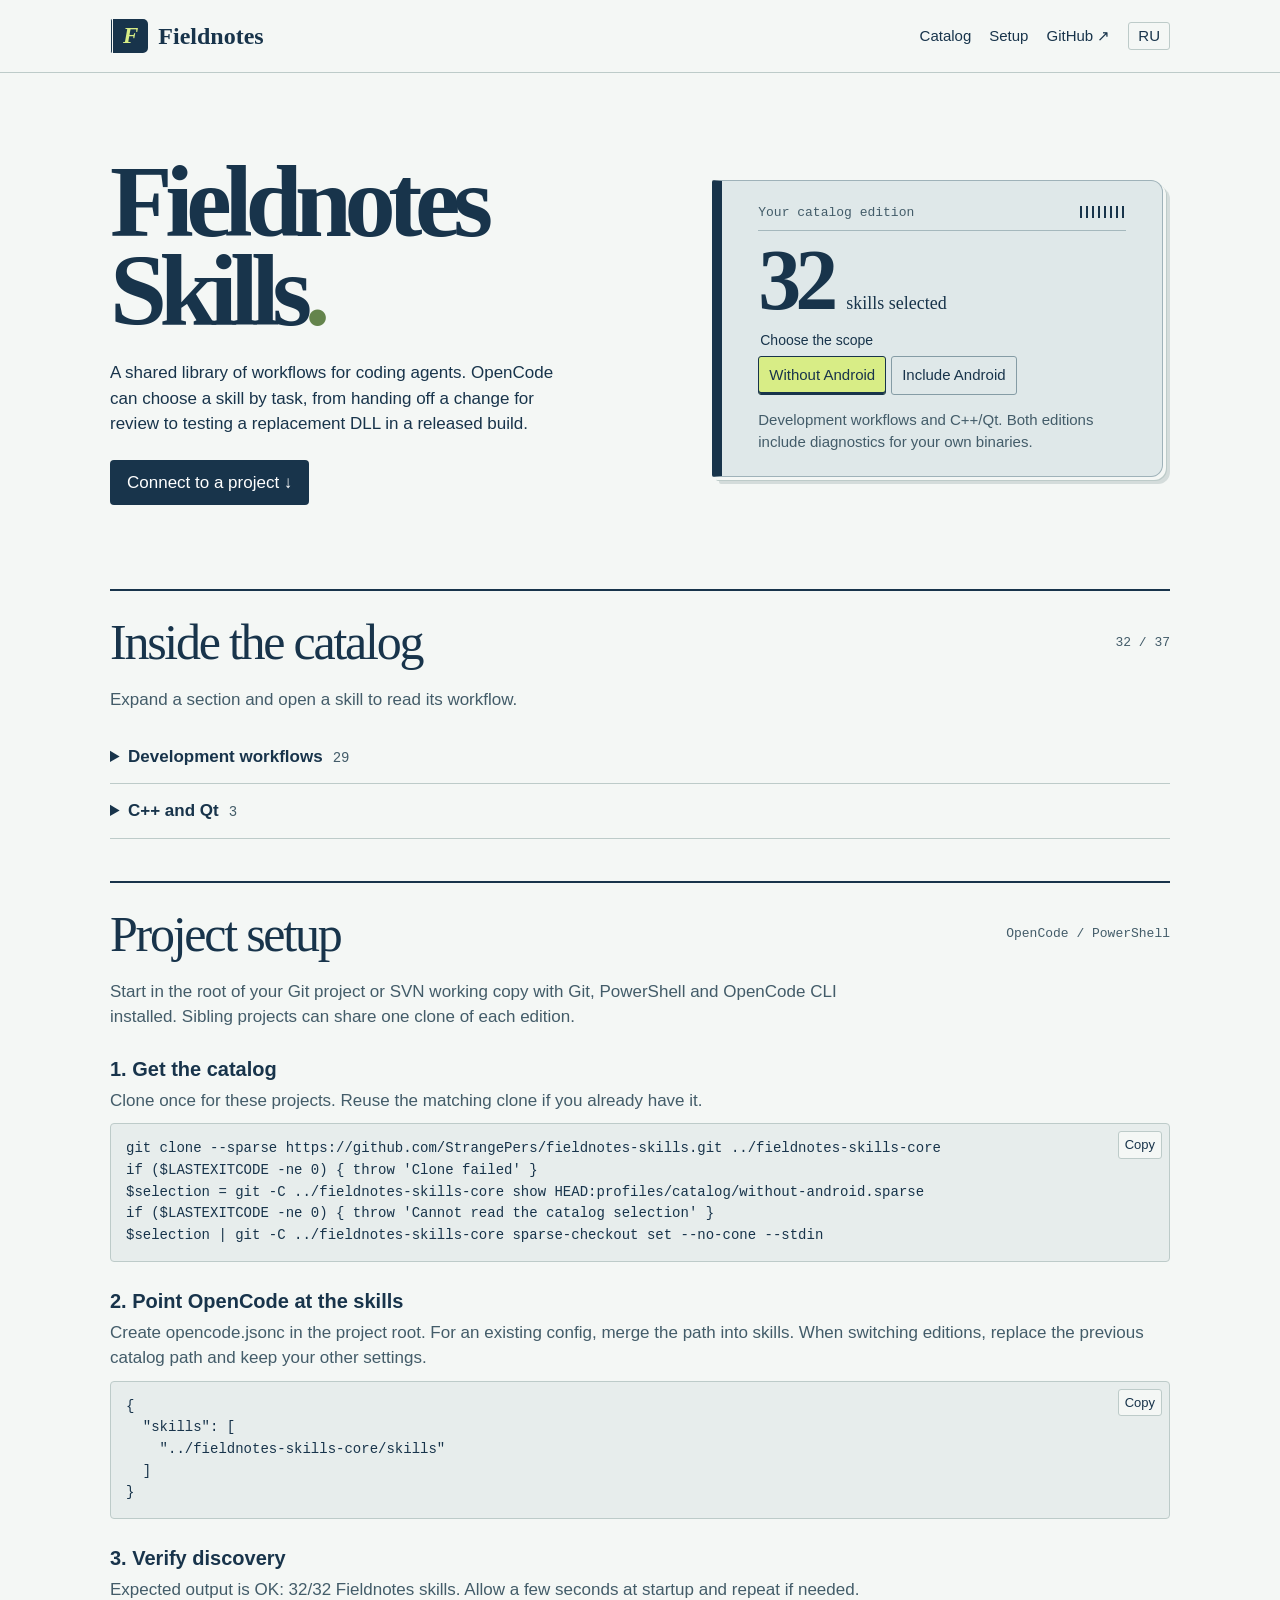
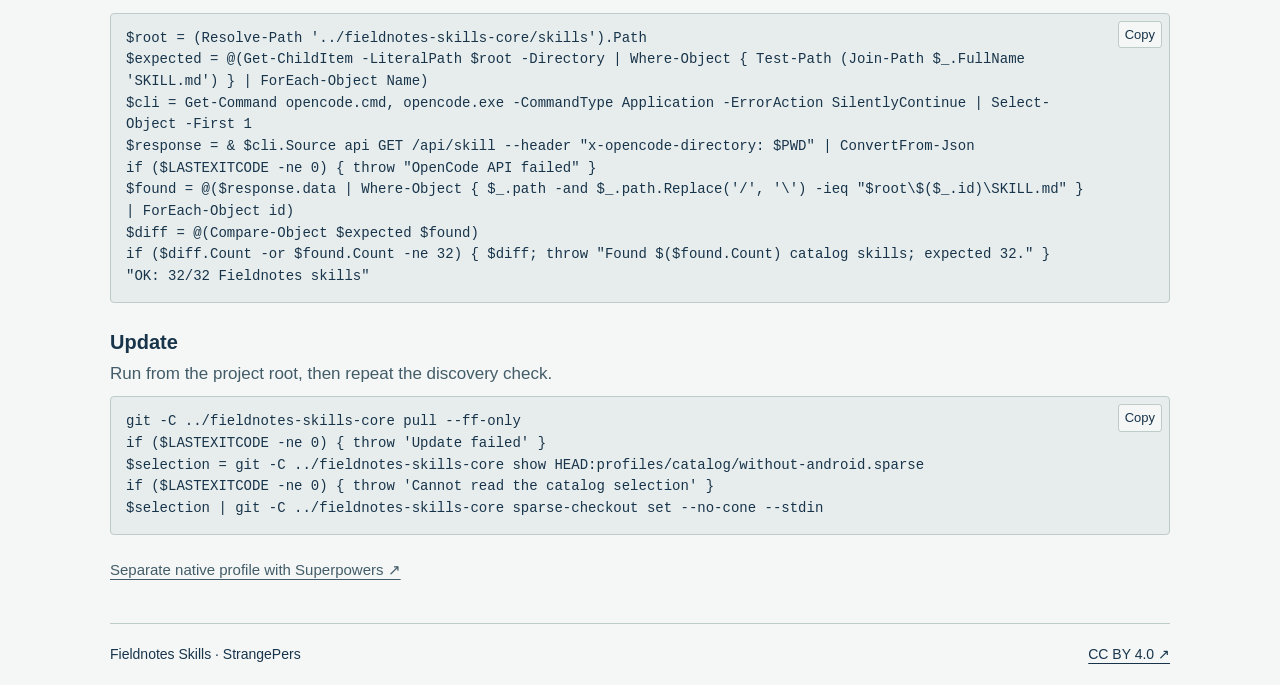
<file: docs/index.html>
<!doctype html>
<html lang="en">
  <head>
    <meta charset="utf-8" />
    <meta name="viewport" content="width=device-width, initial-scale=1" />
    <meta
      name="description"
      content="Choose a Fieldnotes Skills catalog for OpenCode, with or without Android. Browse the workflows and connect a Git or SVN project."
    />
    <title>Fieldnotes Skills · Catalog</title>
    <link rel="stylesheet" href="style.css" />
    <script defer src="catalog.js"></script>
    <script defer src="page.js"></script>
  </head>
  <body>
    <header>
      <div class="wrap top">
        <a class="brand" href="#intro"
          ><i aria-hidden="true">F</i> Fieldnotes</a
        >
        <nav>
          <a href="#catalog" id="nav-list"></a
          ><a href="#setup" id="nav-setup"></a
          ><a href="https://github.com/StrangePers/fieldnotes-skills"
            >GitHub ↗</a
          ><a id="language" href="?lang=ru" hreflang="ru">RU</a>
        </nav>
      </div>
    </header>
    <main class="wrap">
      <section class="hero" id="intro">
        <div class="lead">
          <h1>Fieldnotes<br />Skills<span>.</span></h1>
          <p id="intro-text"></p>
          <a class="action" href="#setup" id="cta"></a>
        </div>
        <div class="folio">
          <div class="sheet">
            <div class="sheet-top">
              <span id="edition"></span
              ><span class="lines" aria-hidden="true"></span>
            </div>
            <div class="count" aria-live="polite">
              <strong id="count"></strong><span id="unit"></span>
            </div>
            <fieldset>
              <legend id="choose"></legend>
              <div class="modes">
                <label
                  ><input type="radio" name="mode" value="core" /><span
                    id="core-label"
                  ></span></label
                ><label
                  ><input type="radio" name="mode" value="android" /><span
                    id="android-label"
                  ></span
                ></label>
              </div>
            </fieldset>
            <p id="mode-note"></p>
          </div>
        </div>
      </section>
      <section class="section" id="catalog">
        <div class="section-head">
          <h2 id="catalog-title"></h2>
          <span id="catalog-meta"></span>
        </div>
        <p id="catalog-note"></p>
        <div id="groups"></div>
      </section>
      <section class="section" id="setup">
        <div class="section-head">
          <h2 id="setup-title"></h2>
          <span>OpenCode / PowerShell</span>
        </div>
        <p id="setup-intro"></p>
        <div class="steps" id="steps"></div>
        <div id="optional"></div>
      </section>
    </main>
    <footer class="wrap">
      <span>Fieldnotes Skills · StrangePers</span
      ><a
        href="https://github.com/StrangePers/fieldnotes-skills/blob/main/LICENSE"
        >CC BY 4.0 ↗</a
      >
    </footer>
    <noscript
      ><p>
        JavaScript enables catalog selection.
        <a
          href="https://github.com/StrangePers/fieldnotes-skills#standalone-catalog-in-opencode"
          >Read the standalone setup guide on GitHub.</a
        >
      </p></noscript
    >
  </body>
</html>
</file>
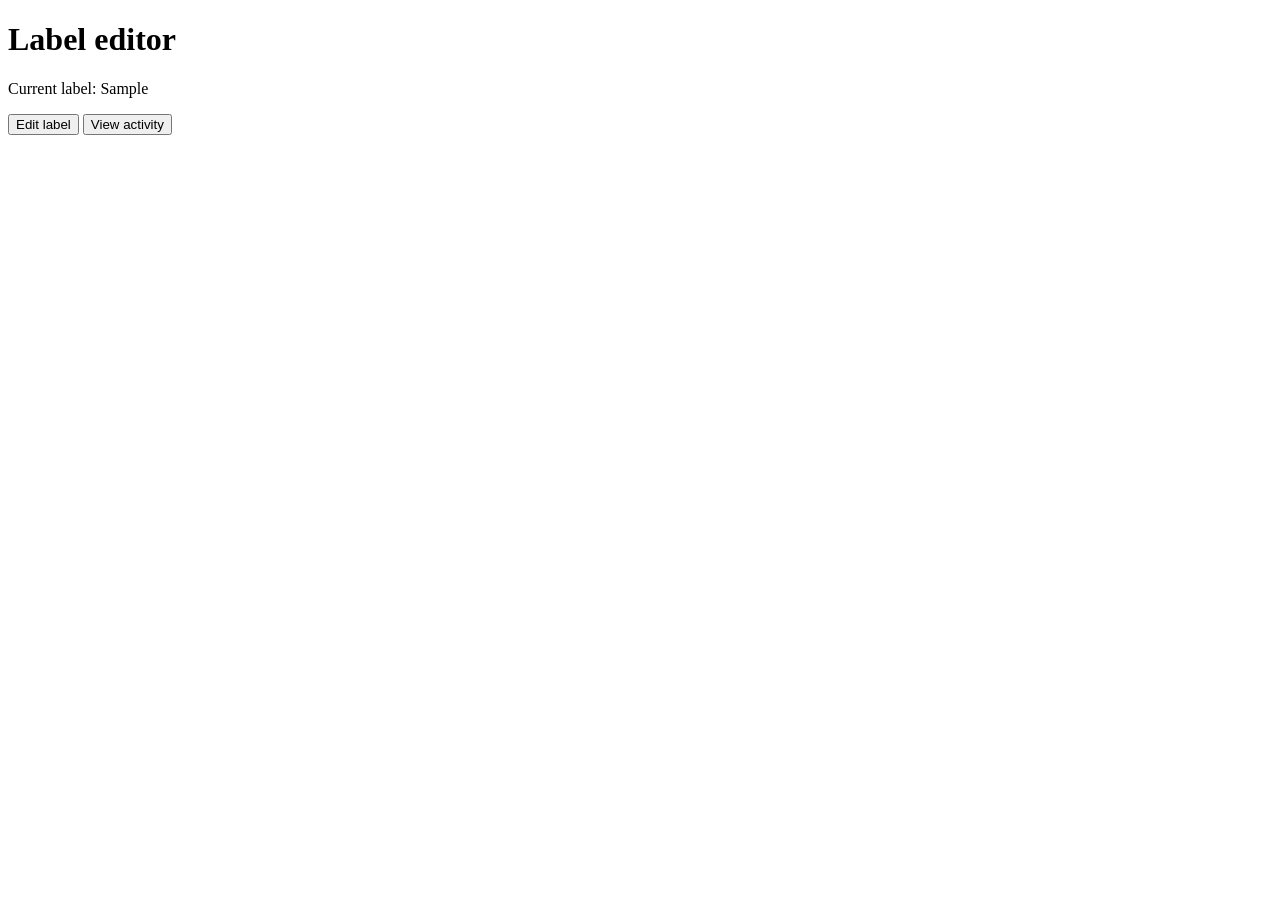
<file: skills/keyboard-focus-path-check/examples/dialog.html>
<!doctype html>
<html lang="en">
<meta charset="utf-8">
<title>Label editor focus exercise</title>
<style>
  :focus-visible { outline: 3px solid #1856ab; outline-offset: 3px; }
</style>
<h1>Label editor</h1>
<p>Current label: <output id="label">Sample</output></p>
<button id="edit">Edit label</button>
<button id="activity">View activity</button>
<dialog aria-labelledby="heading">
  <h2 id="heading">Edit label</h2>
  <form method="dialog">
    <label>Label <input id="draft" autofocus></label>
    <button>Save</button>
  </form>
</dialog>
<p id="status" aria-live="polite"></p>
<script>
  const dialog = document.querySelector("dialog");
  const edit = document.querySelector("#edit");
  const activity = document.querySelector("#activity");
  const draft = document.querySelector("#draft");
  const label = document.querySelector("#label");

  edit.addEventListener("click", () => {
    draft.value = label.value;
    dialog.showModal();
  });
  dialog.querySelector("form").addEventListener("submit", () => {
    label.value = draft.value;
  });
  dialog.addEventListener("close", () => {
    const target = location.hash === "#broken" ? activity : edit;
    target.focus();
  });
  activity.addEventListener("click", () => {
    document.querySelector("#status").textContent = "No activity to show.";
  });
</script>
</html>
</file>
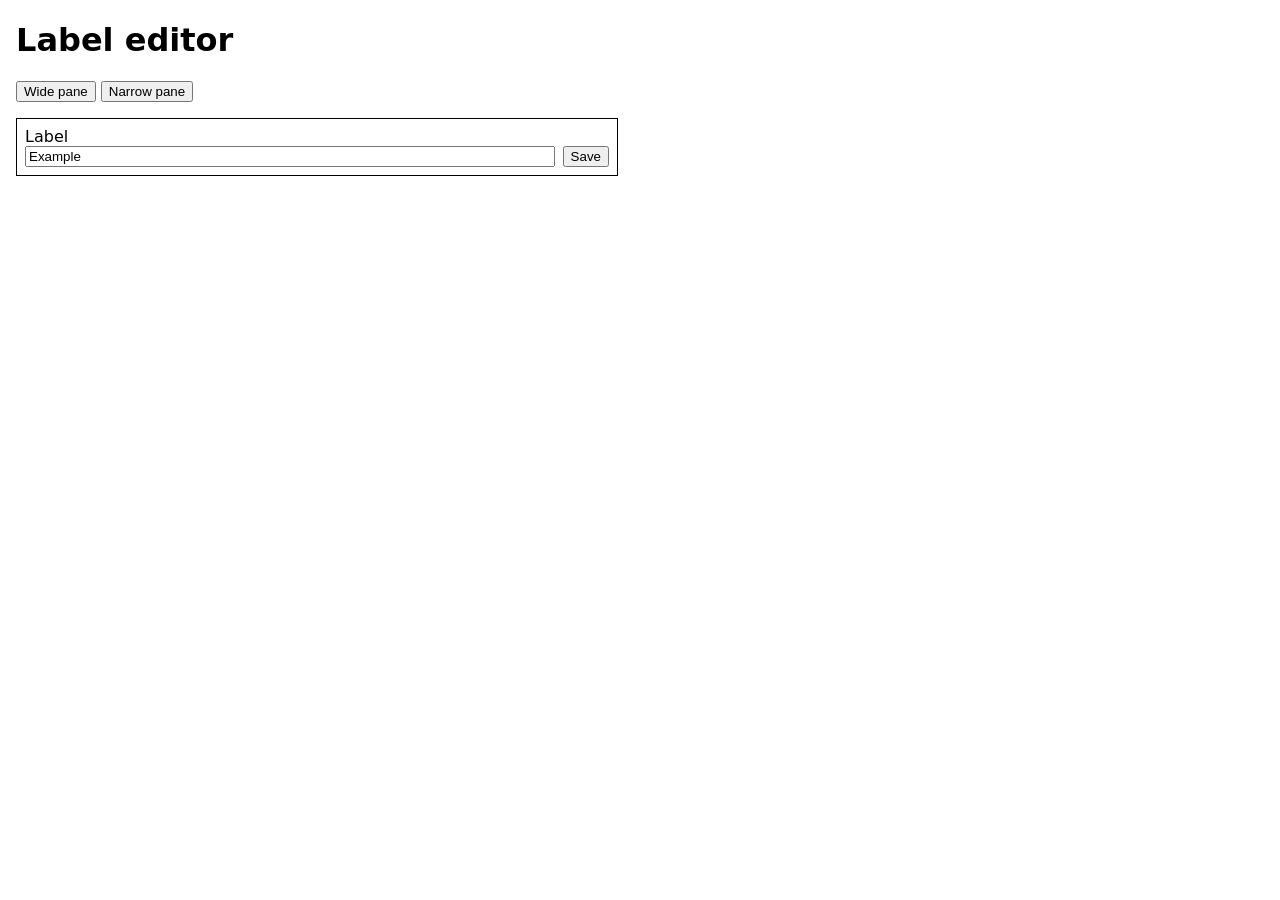
<file: skills/responsive-container-check/examples/editor.html>
<!doctype html>
<html lang="en">
<meta charset="utf-8">
<title>Editor pane exercise</title>
<style>
  body { font: 1rem system-ui; margin: 1rem; }
  #pane { container-type: inline-size; width: 600px; max-width: 100%; overflow: hidden; border: 1px solid; margin-top: 1rem; }
  form { display: flex; align-items: end; gap: .5rem; padding: .5rem; }
  label { flex: 1 0 19rem; }
  input { display: block; box-sizing: border-box; width: 100%; }
  @container (max-width: 24rem) {
    body:not(.broken) form { display: grid; }
  }
</style>
<h1>Label editor</h1>
<button id="wide">Wide pane</button>
<button id="narrow">Narrow pane</button>
<section id="pane" aria-label="Editor pane">
  <form>
    <label>Label <input id="label" value="Example"></label>
    <button>Save</button>
  </form>
</section>
<p role="status"></p>
<script>
  const pane = document.querySelector("#pane");
  document.body.classList.toggle("broken", location.hash === "#broken");
  document.querySelector("#wide").onclick = () => { pane.style.width = "600px"; };
  document.querySelector("#narrow").onclick = () => { pane.style.width = "280px"; };
  document.querySelector("form").onsubmit = event => {
    event.preventDefault();
    document.querySelector("[role=status]").textContent = "Saved " + document.querySelector("#label").value;
  };
</script>
</html>
</file>
<file: docs/style.css>
:root {
  color-scheme: light;
  --ink: #18344b;
  --paper: #f4f7f5;
  --edge: #bdcbc9;
  --muted: #435c69;
  --lime: #d8ed86;
  --serif: "STIX Two Text", Georgia, serif;
  --sans: "Source Sans 3", "Segoe UI", sans-serif;
  --mono: "IBM Plex Mono", Consolas, monospace;
}
* {
  box-sizing: border-box;
}
html {
  scroll-padding-top: 16px;
}
body {
  background: var(--paper);
  color: var(--ink);
  margin: 0;
  font: 17px/1.5 var(--sans);
}
a {
  color: inherit;
  text-underline-offset: 4px;
}
a:hover {
  text-decoration: underline;
}
button,
input {
  font: inherit;
}
button {
  cursor: pointer;
}
.wrap {
  width: min(1060px, calc(100% - 64px));
  margin: auto;
}
.top,
nav,
.brand,
.section-head,
.sheet-top,
footer {
  display: flex;
  align-items: center;
  justify-content: space-between;
  gap: 18px;
}
header {
  border-bottom: 1px solid var(--edge);
}
.top {
  min-height: 72px;
}
.brand {
  justify-content: start;
  font: 700 24px var(--serif);
  text-decoration: none;
  gap: 10px;
}
.brand i {
  background: var(--ink);
  color: var(--lime);
  padding: 4px 10px;
  border-radius: 2px 5px 5px 2px;
  font:
    italic bold 23px Georgia,
    serif;
  border-left: 3px double var(--paper);
}
nav {
  font-size: 15px;
}
nav a {
  text-decoration: none;
}
#language {
  border: 1px solid var(--edge);
  padding: 2px 9px;
  border-radius: 3px;
}
.hero {
  display: grid;
  grid-template-columns: 1.12fr 1fr;
  gap: clamp(36px, 7vw, 100px);
  align-items: center;
  padding: clamp(45px, 7vw, 84px) 0;
}
.hero h1 {
  margin: 0;
  font: 600 clamp(64px, 8vw, 110px)/0.87 var(--serif);
  letter-spacing: -0.072em;
}
.hero h1 span {
  color: #64844c;
}
.lead p {
  max-width: 47ch;
  margin: 25px 0 23px;
}
.action {
  background: var(--ink);
  color: white;
  display: inline-block;
  border-radius: 4px;
  padding: 10px 17px;
  text-decoration: none;
}
.folio {
  padding: 0 7px 6px 0;
}
.sheet {
  position: relative;
  background: #dfe8e9;
  border: 1px solid #9fb2b9;
  border-left: 10px solid var(--ink);
  border-radius: 2px 12px 12px 2px;
  padding: 22px clamp(18px, 3vw, 36px);
  box-shadow:
    3px 3px 0 var(--paper),
    4px 4px 0 var(--edge),
    7px 7px 0 #d4dcdb;
}
.sheet-top,
.section-head > span {
  font: 13px/1.5 var(--mono);
  color: var(--muted);
}
.sheet-top {
  border-bottom: 1px solid #a5b8bd;
  padding-bottom: 8px;
}
.lines {
  width: 46px;
  height: 12px;
  background: repeating-linear-gradient(
    90deg,
    var(--ink) 0 2px,
    transparent 2px 6px
  );
}
.count {
  display: flex;
  align-items: baseline;
  gap: 14px;
}
.count strong {
  font: 600 86px/1.15 var(--serif);
  letter-spacing: -0.07em;
}
.count span {
  font: 18px var(--serif);
}
fieldset {
  border: 0;
  margin: 0;
  padding: 0;
  min-width: 0;
}
legend {
  font-size: 14px;
  margin-bottom: 5px;
}
.modes {
  display: flex;
  gap: 5px;
  flex-wrap: wrap;
}
.modes label {
  position: relative;
  cursor: pointer;
}
.modes input {
  position: absolute;
  opacity: 0;
}
.modes span {
  display: block;
  border: 1px solid #859ca5;
  border-radius: 3px;
  padding: 7px 10px;
  font-size: 15px;
}
.modes input:checked + span {
  background: var(--lime);
  border-color: var(--ink);
  box-shadow: inset 0 -2px var(--ink);
}
:focus-visible,
.modes input:focus-visible + span {
  outline: 3px solid #2376aa;
  outline-offset: 3px;
}
.sheet p {
  font-size: 15px;
  color: var(--muted);
  margin: 14px 0 0;
  min-height: 3em;
}
.section {
  border-top: 2px solid var(--ink);
  padding: 24px 0 42px;
}
.section-head h2 {
  font: 500 clamp(31px, 4vw, 50px)/1.1 var(--serif);
  letter-spacing: -0.045em;
  margin: 0;
}
.section > p {
  max-width: 82ch;
  color: var(--muted);
}
details {
  border-bottom: 1px solid var(--edge);
}
summary {
  padding: 14px 0;
  font-weight: 600;
  cursor: pointer;
}
summary small {
  font: 14px var(--mono);
  margin-left: 10px;
  color: var(--muted);
}
.cards {
  list-style: none;
  margin: 0;
  padding: 0 0 20px;
  display: grid;
  grid-template-columns: 1fr 1fr;
  gap: 14px 32px;
}
.cards li {
  border-left: 2px solid var(--edge);
  padding-left: 13px;
}
.cards a {
  font: 600 14px var(--mono);
  overflow-wrap: anywhere;
}
.cards p {
  font-size: 15px;
  margin: 4px 0;
  color: var(--muted);
}
.step {
  margin: 24px 0;
}
.step h3 {
  font-size: 20px;
  margin: 0;
}
.step p {
  margin: 4px 0 10px;
  color: var(--muted);
}
.snippet {
  background: #e7edec;
  border: 1px solid var(--edge);
  border-radius: 4px;
  position: relative;
  padding: 14px 85px 14px 15px;
}
.snippet pre {
  white-space: pre-wrap;
  overflow-wrap: anywhere;
  font: 14px/1.55 var(--mono);
  margin: 0;
}
.snippet button {
  position: absolute;
  right: 7px;
  top: 7px;
  background: var(--paper);
  color: var(--ink);
  border: 1px solid var(--edge);
  border-radius: 3px;
  padding: 3px 6px;
  font-size: 13px;
}
#optional {
  font-size: 15px;
  color: var(--muted);
}
footer {
  padding: 20px 0;
  border-top: 1px solid var(--edge);
  font-size: 14px;
}
@media (max-width: 700px) {
  .wrap {
    width: calc(100% - 34px);
  }
  .top {
    min-height: 56px;
  }
  nav {
    gap: 10px;
  }
  .hero {
    grid-template-columns: 1fr;
    gap: 32px;
  }
  .hero h1 {
    font-size: clamp(55px, 10vw, 70px);
  }
  .cards {
    grid-template-columns: 1fr;
  }
  .section-head {
    align-items: baseline;
    flex-wrap: wrap;
    gap: 6px;
  }
  .section-head h2 {
    flex-grow: 1;
  }
  .count strong {
    font-size: 66px;
  }
  .sheet p {
    min-height: 0;
  }
  .brand {
    font-size: 20px;
  }
  .snippet {
    padding: 37px 10px 12px;
  }
}
@media (max-width: 480px) {
  #nav-setup {
    display: none;
  }
  .brand,
  nav,
  .top {
    gap: 7px;
  }
  nav {
    font-size: 14px;
  }
}
</file>
